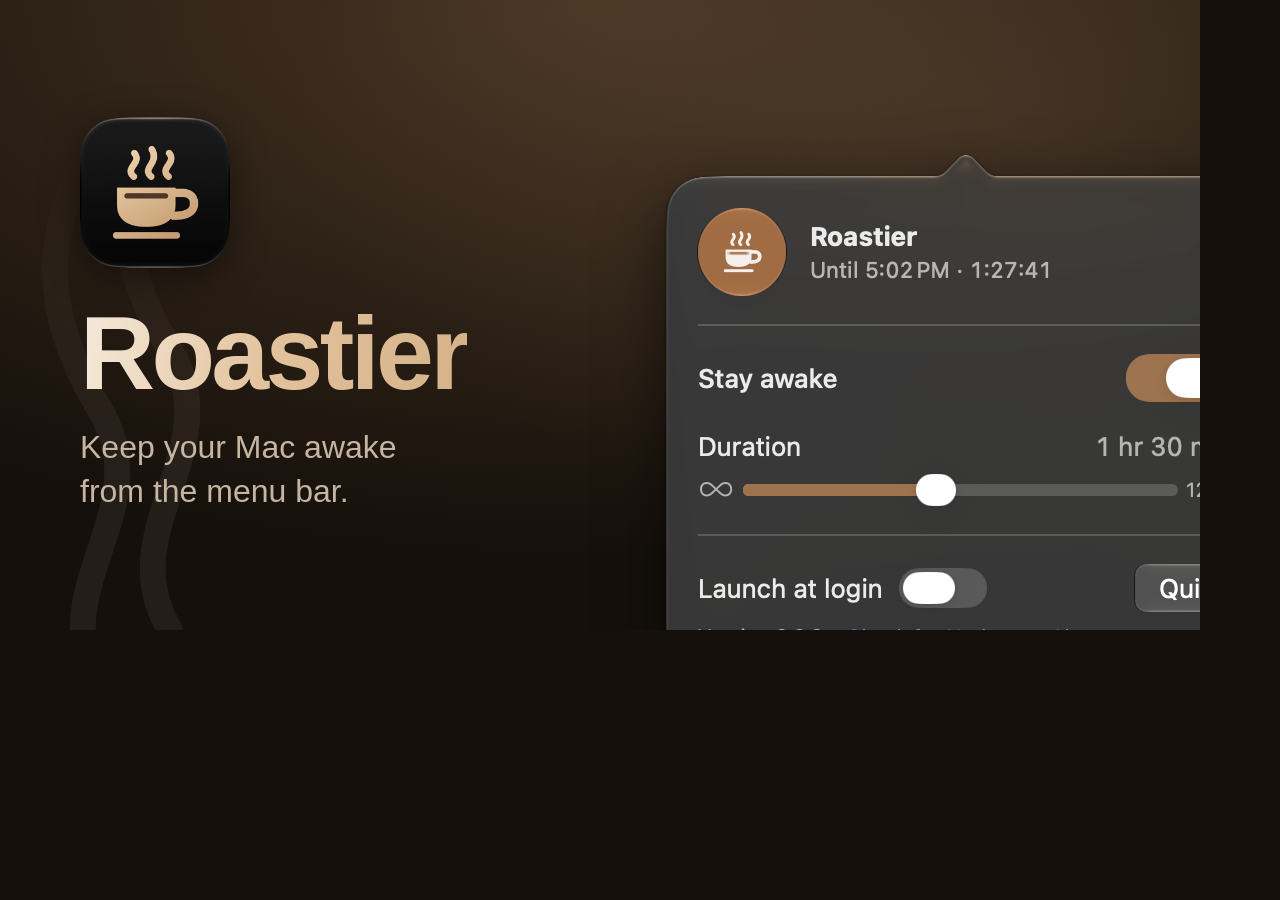
<file: og-image/og-image.html>
<!DOCTYPE html>
<html lang="en">

<head>
    <meta charset="utf-8">
    <title>Roastier link preview</title>
    <!-- Links the site's own sheets without media, so the preview can't drift
         from the dark theme. render.sh screenshots it at 1200x630. -->
    <link rel="stylesheet" href="../styles/index-common.css">
    <link rel="stylesheet" href="../styles/index-dark.css">
    <style>
        html,
        body {
            width: 1200px;
            height: 630px;
            margin: 0;
            overflow: hidden;
        }

        .section-hero {
            height: 630px;
            padding: 0;
            text-align: left;
        }

        /* The glow and steam run to the frame's edges instead of fading out. */
        .hero-sky {
            -webkit-mask-image: none;
            mask-image: none;
        }

        .steam path {
            animation: none;
        }

        .hero-copy {
            position: absolute;
            top: 50%;
            left: 80px;
            width: 520px;
            max-width: none;
            padding: 0;
            transform: translateY(-50%);
        }

        .app-icon {
            width: 150px;
            margin: 0;
        }

        .hero-copy h1 {
            margin-top: 28px;
            font-size: 104px;
        }

        .tagline {
            margin: 16px 0 0;
            font-size: 32px;
            line-height: 1.35;
            text-wrap: balance;
        }

        /* Cut off by the frame's right and bottom edges. */
        .hero-media {
            position: absolute;
            top: 150px;
            left: 640px;
            width: 652px;
            margin: 0;
            padding: 0;
        }

        .popover-shot {
            max-width: none;
            width: 652px;
        }
    </style>
</head>

<body>
    <section class="section-hero">
        <div class="hero-sky" aria-hidden="true">
            <svg class="steam" viewBox="0 0 1200 900" preserveAspectRatio="xMidYMax slice" focusable="false">
                <path d="M170 900 C110 800 230 720 170 620 S110 440 170 340 S230 180 170 80"/>
                <path d="M1030 900 C970 800 1090 720 1030 620 S970 440 1030 340 S1090 180 1030 80"/>
                <path d="M100 960 C40 860 160 780 100 680 S40 500 100 400"/>
            </svg>
        </div>

        <div class="container hero-copy">
            <picture class="app-icon">
                <img src="../images/app-icon-dark.png" alt="" width="256" height="256">
            </picture>
            <h1>Roastier</h1>
            <p class="tagline">Keep your Mac awake from the menu bar.</p>
        </div>

        <div class="hero-media">
            <img class="popover-shot" src="../images/popover-timed-dark.webp" alt="" width="652" height="558">
        </div>
    </section>
</body>

</html>
</file>
<file: styles/index-common.css>
/* Theme-independent layout for roastier.af.codes.
   Color tokens and the glow and steam painted with them live in
   index-light.css / index-dark.css. */

:root {
    --font: -apple-system, BlinkMacSystemFont, "SF Pro Text", "Segoe UI", Roboto, "Helvetica Neue", Arial, sans-serif;
    --spring: cubic-bezier(0.34, 1.56, 0.64, 1);

    /* Scroll-to-top button geometry. The footer derives its bottom padding from
       these, so the button and the footer text can never collide. */
    --fab-size: 2.5rem;
    --fab-inset: 1.5rem;
}

*,
*::before,
*::after {
    box-sizing: border-box;
}

html {
    -webkit-text-size-adjust: 100%;
    text-size-adjust: 100%;
}

/* break-word only splits a word too long for a line of its own, as on a phone
   with enlarged text, and leaves every layout's widths alone. */
body {
    margin: 0;
    font-family: var(--font);
    line-height: 1.5;
    background: var(--bg);
    color: var(--fg);
    overflow-wrap: break-word;
    -webkit-font-smoothing: antialiased;
}

h1,
h2,
h3,
p {
    margin: 0;
}

img {
    display: block;
    max-width: 100%;
    height: auto;
}

/* Every themed image is a <picture> so it can carry a dark variant. Left
   inline it would put the block-level image in an inline box, adding a
   line-height gap under it. */
picture {
    display: block;
}

a {
    color: inherit;
}

code {
    font-family: ui-monospace, SFMono-Regular, Menlo, Consolas, monospace;
    font-size: .9em;
}

/* A command's flag keeps its dash, so a wrapping heading breaks at the space
   before it rather than after the hyphen. */
.flag {
    white-space: nowrap;
}

a:focus-visible,
button:focus-visible {
    outline: 2px solid var(--accent-text);
    outline-offset: 2px;
}

.container {
    max-width: 68rem;
    margin: 0 auto;
    padding: 0 1.25rem;
}

/* Hero ------------------------------------------------------------------- */

.section-hero {
    /* .hero-sky, .top-brand and .top-actions are absolute; without this they
       would anchor to the initial containing block instead of the hero. The
       glow is wider than narrow viewports, so it's clipped here rather than
       scrolling the page sideways. */
    position: relative;
    overflow: hidden;
    overflow: clip;
    padding: 6rem 0 5rem;
    text-align: center;
}

/* The theme sheets paint the glow and color the steam. Both fade out before
   the hero's bottom edge, where the clip would otherwise cut them off in a
   line. */
.hero-sky {
    position: absolute;
    inset: 0;
    pointer-events: none;
    -webkit-mask-image: linear-gradient(to bottom, #000 60%, transparent 100%);
    mask-image: linear-gradient(to bottom, #000 60%, transparent 100%);
}

/* Steam rising up the hero's sides, drawn like the wisps over the icon's cup.
   It fades out going up, so it thins before it reaches the title. */
.steam {
    position: absolute;
    inset: 0;
    width: 100%;
    height: 100%;
    color: var(--steam);
    -webkit-mask-image: linear-gradient(to top, #000 25%, transparent 80%);
    mask-image: linear-gradient(to top, #000 25%, transparent 80%);
}

.steam path {
    fill: none;
    stroke: currentColor;
    stroke-width: 26;
    stroke-linecap: round;
    animation: steam-drift 9s ease-in-out infinite alternate;
}

.steam path:nth-child(2) {
    animation-delay: -3s;
}

.steam path:nth-child(3) {
    animation-delay: -6s;
}

@keyframes steam-drift {
    from {
        transform: translate(-10px, 12px);
    }

    to {
        transform: translate(10px, -12px);
    }
}

.hero-copy,
.hero-media,
.top-brand,
.top-actions {
    position: relative;
    z-index: 1;
}

/* Top brand and actions -------------------------------------------------- */

.top-brand,
.top-actions {
    position: absolute;
    top: 1rem;
    height: 2.5rem;
    display: flex;
    align-items: center;
}

.top-brand {
    left: 1.5rem;
}

.top-actions {
    right: 1.5rem;
    gap: .5rem;
}

.top-brand .brand-logo {
    display: inline-flex;
    /* The padding keeps the monogram's far corners inside the circle. */
    padding: .25rem;
    background: var(--logo-circle);
    box-shadow: 0 2px 6px var(--icon-shadow);
    border-radius: 50%;
}

.top-brand .brand-logo img {
    width: 2rem;
}

.top-btn {
    display: inline-flex;
    align-items: center;
    justify-content: center;
    width: 2.5rem;
    height: 2.5rem;
    padding: 0;
    border: none;
    border-radius: 50%;
    background: none;
    color: inherit;
    cursor: pointer;
    opacity: .75;
    transition: opacity .2s ease, color .2s ease;
}

@media (hover: hover) and (pointer: fine) {
    .top-btn:hover {
        opacity: 1;
        color: var(--accent-text);
    }
}

.top-btn:focus-visible {
    opacity: 1;
}

.theme-toggle .icon-sun,
.theme-toggle .icon-moon {
    display: none;
}

/* App icon and title ----------------------------------------------------- */

/* Rendered from AppIcon.icon with Icon Composer's ictool, so the plate and
   corner mask are already in the image; drop-shadow follows its alpha. */
.app-icon {
    width: 7rem;
    margin: 0 auto;
}

.app-icon img {
    width: 100%;
    filter: drop-shadow(0 .6rem 1.2rem var(--icon-shadow));
}

/* Its floor gives way to 20vw only on a phone with enlarged text, where the
   name would otherwise be wider than the page. */
.hero-copy h1 {
    display: inline-block;
    margin-top: 1.5rem;
    font-size: clamp(min(2.75rem, 20vw), 7vw, 4.25rem);
    font-weight: 700;
    letter-spacing: -.035em;
    line-height: 1.1;
    color: var(--fg);
}

/* The name is painted in the icon's coffee wherever text can be a gradient's
   clip; elsewhere it stays plain --fg. */
@supports ((-webkit-background-clip: text) or (background-clip: text)) {
    .hero-copy h1 {
        background: var(--title-gradient);
        -webkit-background-clip: text;
        background-clip: text;
        -webkit-text-fill-color: transparent;
    }
}

.tagline {
    max-width: 36rem;
    margin: 1rem auto 0;
    font-size: clamp(1.05rem, 1.6vw, 1.2rem);
    line-height: 1.55;
    color: var(--secondary);
    text-wrap: balance;
}

/* Buttons ---------------------------------------------------------------- */

.cta-row {
    display: flex;
    flex-wrap: wrap;
    justify-content: center;
    gap: .75rem;
    margin-top: 2rem;
}

/* A minimum height and wrapping labels, so a button too wide for a phone with
   enlarged text grows taller instead; a flex row wraps whole buttons first. */
.btn-primary,
.btn-ghost {
    display: inline-flex;
    align-items: center;
    justify-content: center;
    gap: .5rem;
    min-height: 3rem;
    max-width: 100%;
    padding: .4rem 1.3rem;
    border-radius: .55rem;
    font-size: .95rem;
    font-weight: 600;
    text-decoration: none;
    transition: transform .3s var(--spring);
}

.btn-primary svg,
.btn-ghost svg {
    flex-shrink: 0;
}

/* Filled with AccentColor, the icon's coffee. */
.btn-primary {
    background: var(--accent);
    color: var(--on-accent);
    box-shadow: 0 .5rem 1.25rem -.5rem var(--accent);
}

/* Glass, over the glow. */
.btn-ghost {
    border: 1px solid var(--glass-border);
    background: var(--glass);
    -webkit-backdrop-filter: blur(12px) saturate(160%);
    backdrop-filter: blur(12px) saturate(160%);
    color: var(--fg);
}

/* Two-line labels, shorter together than the button, so both buttons stay
   the same height. */
.btn-stack {
    display: inline-flex;
    flex-direction: column;
    align-items: flex-start;
    line-height: 1.15;
    text-align: left;
}

/* Full opacity: white faded on the light theme's coffee drops below 4.5:1. */
.btn-subtext {
    font-size: .7rem;
    font-weight: 500;
}

.btn-ghost .btn-subtext {
    color: var(--secondary);
}

/* scripts/platform-gate.js flags non-Mac visitors on <html>; the download is
   macOS-only, so the button becomes a faded, inert label there. */
.download-label-unavailable {
    display: none;
}

.not-macos .download-label {
    display: none;
}

.not-macos .download-label-unavailable {
    display: block;
}

.not-macos .btn-primary {
    opacity: .45;
    box-shadow: none;
    cursor: default;
    pointer-events: none;
}

@media (hover: hover) and (pointer: fine) {
    .btn-primary:hover,
    .btn-ghost:hover {
        transform: scale(1.03);
    }
}

/* Popover screenshots ---------------------------------------------------- */

/* Captures of the menu bar popover, cut out along its own alpha, so they
   carry its arrow and rounded corners and draw no frame; drop-shadow follows
   the alpha. 22rem keeps the 652px-wide captures under 2x. Every capture
   shares one size, which the aspect-ratio and each <img>'s width and height
   repeat (AGENTS.md has the recipe). */
.popover-shot {
    width: 100%;
    max-width: 22rem;
    margin: 0 auto;
    aspect-ratio: 652 / 558;
    filter: drop-shadow(0 1px 2px var(--popover-rim-shadow)) drop-shadow(0 1.25rem 2rem var(--media-shadow));
}

.hero-media {
    margin-top: 4rem;
}

/* Features --------------------------------------------------------------- */

.section-feature {
    padding: 5rem 0;
}

.feature-split {
    max-width: 60rem;
    display: grid;
    grid-template-columns: 1fr 1fr;
    align-items: center;
    gap: 4rem;
}

.feature-split-reverse .feature-text {
    order: 2;
}

/* Centered against shorter text, a popover's arrow rises above its chip and
   would peek over the fold alone. translate drops it without moving the text,
   since it takes no part in layout. 2rem is what #stay-awake's arrow needs to
   reach its chip at the narrowest two-column width. */
.feature-split .popover-shot {
    translate: 0 2rem;
}

.feature-text {
    max-width: 28rem;
    justify-self: center;
}

.section-centered {
    text-align: center;
}

/* Sets feature copy in two or three lines on desktop, at the width the
   sibling sites share. */
.section-centered .feature-copy {
    max-width: 42rem;
    margin-left: auto;
    margin-right: auto;
}

/* Its floor gives way to 10vw only on a phone with enlarged text, so a long
   word like "caffeinate" still fits a line whole. */
.section-feature h2 {
    margin-top: 1rem;
    font-size: clamp(min(1.9rem, 10vw), 3.5vw, 2.6rem);
    font-weight: 700;
    letter-spacing: -.03em;
    line-height: 1.1;
}

.feature-copy {
    margin-top: 1rem;
    font-size: 1.1rem;
    line-height: 1.6;
    color: var(--secondary);
    text-wrap: pretty;
}

/* Section labels are capsules filled with the icon's coffee, matching the
   download button. */
.chip {
    display: inline-flex;
    padding: .3rem .85rem;
    border-radius: 999px;
    background: var(--chip-bg);
    color: var(--chip-fg);
    font-size: .875rem;
    font-weight: 600;
    box-shadow:
        inset 0 0 0 1px rgba(255, 255, 255, .2),
        inset 0 1px 0 rgba(255, 255, 255, .3),
        0 1px 2px rgba(0, 0, 0, .1),
        0 .35rem .9rem -.35rem var(--chip-bg);
}

/* Details ---------------------------------------------------------------- */

/* Plain columns between hairlines rather than cards: a glass surface reads as
   clickable, and none of these are links. Keep the descriptions about the
   same length so the columns wrap to the same height. */
.details {
    display: grid;
    grid-template-columns: repeat(3, 1fr);
    row-gap: 2.5rem;
    max-width: 56rem;
    margin: 0 auto;
}

.detail {
    padding: .25rem 1.5rem;
    text-align: center;
}

/* Every column but a row's first. */
.detail:not(:nth-child(3n + 1)) {
    border-left: 1px solid var(--hairline);
}

/* Undoes .section-feature h2, which this shares a specificity with. */
.detail h2 {
    margin-top: 0;
    font-size: 1.05rem;
    letter-spacing: normal;
    line-height: 1.5;
    color: var(--accent-text);
}

.detail p {
    margin-top: .35rem;
    font-size: .95rem;
    color: var(--secondary);
    text-wrap: pretty;
}

/* Assertions table ------------------------------------------------------- */

.assertions {
    width: 100%;
    max-width: 44rem;
    margin: 2.5rem auto 0;
    border: 1px solid var(--hairline);
    border-radius: 1rem;
    /* Collapsed borders ignore border-radius, so the table is separate with
       zero spacing and each cell draws only its top rule. */
    border-collapse: separate;
    border-spacing: 0;
    overflow: hidden;
    background: var(--surface);
    text-align: left;
}

.assertions th,
.assertions td {
    padding: .8rem 1.1rem;
    vertical-align: top;
}

.assertions tbody td {
    border-top: 1px solid var(--hairline);
}

.assertions th {
    font-size: .85rem;
    font-weight: 600;
    text-transform: uppercase;
    letter-spacing: .04em;
    color: var(--secondary);
}

.assertions td:first-child code {
    color: var(--accent-text);
    font-weight: 600;
}

/* Long assertion names break rather than widen the table on phones. */
.assertions td:nth-child(2) code {
    overflow-wrap: anywhere;
}

.assertions td:last-child {
    color: var(--secondary);
}

/* Footer ----------------------------------------------------------------- */

.site-footer {
    /* The scroll-to-top button is fixed over the bottom-right corner, and at
       narrow widths this text is wide enough to run under it once the page is
       scrolled to the end. Reserve the button's band plus a gap. */
    padding: 4rem 1.25rem calc(var(--fab-inset) + var(--fab-size) + 1rem);
    text-align: center;
    font-size: .875rem;
    color: var(--secondary);
}

.site-footer a {
    text-decoration: none;
}

@media (hover: hover) and (pointer: fine) {
    .site-footer a:hover {
        color: var(--accent-text);
        text-decoration: underline;
    }
}

/* Scroll-to-top ---------------------------------------------------------- */

/* Do NOT rename this to a generic "back to top" name (jump-to-top, back-to-top,
   scroll-to-top): ad-block cosmetic filters hide those id/class names, which
   makes the button vanish in browsers with a content blocker. Glass, like the
   ghost button. */
.overview-return {
    position: fixed;
    right: var(--fab-inset);
    bottom: var(--fab-inset);
    z-index: 300;
    display: flex;
    align-items: center;
    justify-content: center;
    width: var(--fab-size);
    height: var(--fab-size);
    padding: 0;
    border: 1px solid var(--glass-border);
    border-radius: 50%;
    background: var(--glass);
    -webkit-backdrop-filter: blur(12px) saturate(160%);
    backdrop-filter: blur(12px) saturate(160%);
    color: var(--fg);
    box-shadow: 0 4px 16px var(--glass-shadow);
    cursor: pointer;
    opacity: 0;
    visibility: hidden;
    transform: translateY(.5rem);
    transition: opacity .25s ease, transform .3s var(--spring), visibility .25s ease;
}

.overview-return.visible {
    opacity: 1;
    visibility: visible;
    transform: translateY(0);
}

@media (hover: hover) and (pointer: fine) {
    .overview-return.visible:hover {
        transform: translateY(0) scale(1.05);
    }
}

/* Responsive ------------------------------------------------------------- */

@media (max-width: 820px) {
    .section-feature {
        padding: 4rem 0;
    }

    .feature-split {
        grid-template-columns: 1fr;
        gap: 2.5rem;
        text-align: center;
    }

    .feature-split-reverse .feature-text {
        order: 0;
    }

    .feature-split .popover-shot {
        translate: none;
    }

    .feature-text {
        max-width: 34rem;
    }
}

/* In em, so the columns also stack when enlarged text would squeeze them. */
@media (max-width: 45em) {
    .details {
        grid-template-columns: 1fr;
        row-gap: 0;
        max-width: 28rem;
    }

    .detail {
        padding: 1.25rem 0;
    }

    .detail:not(:nth-child(3n + 1)) {
        border-left: none;
    }

    .detail + .detail {
        border-top: 1px solid var(--hairline);
    }

    /* One card per row, each cell labeled from its data-label. */
    .assertions thead {
        display: none;
    }

    .assertions,
    .assertions tbody,
    .assertions tr,
    .assertions td {
        display: block;
    }

    .assertions tbody tr + tr {
        border-top: 1px solid var(--hairline);
    }

    .assertions tbody td {
        border-top: none;
        padding: .2rem 1.1rem;
    }

    .assertions tbody td:first-child {
        padding-top: .9rem;
    }

    .assertions tbody td:last-child {
        padding-bottom: .9rem;
    }

    .assertions td:not(:first-child)::before {
        content: attr(data-label) ": ";
        font-weight: 600;
        color: var(--secondary);
    }
}

@media (max-width: 600px) {
    .section-hero {
        padding: 5rem 0 3.5rem;
    }

    .app-icon {
        width: 5.5rem;
    }

    .hero-media {
        margin-top: 3rem;
    }
}

@media (prefers-reduced-motion: reduce) {
    *,
    *::before,
    *::after {
        transition-duration: .01ms !important;
        animation-duration: .01ms !important;
    }

    .steam path {
        animation: none;
    }

    .btn-primary:hover,
    .btn-ghost:hover,
    .overview-return.visible:hover {
        transform: none;
    }
}
</file>
<file: styles/index-dark.css>
/* Dark theme: late-night espresso under a warm coffee glow.
   Don't forget to update the theme colors in scripts/dark-mode.js if --bg changes,
   and re-render images/og-image.png, which bakes it in as its canvas. */

:root {
    color-scheme: dark;

    --bg: #15100b;
    /* A paler tint of the icon's cream cup, #f1e3d0. */
    --fg: #f6ede1;
    /* 9.5:1 on --bg, and 4.8:1 on the ghost button's glass at the glow's strongest
       point. */
    --secondary: #c6b5a2;
    /* The cup in the dark icon, lifted from AccentColor for a dark canvas. */
    --accent: #d6b38b;
    /* 9.6:1 on --accent. */
    --on-accent: #15100b;
    /* Light enough for text as-is, 9.6:1 on --bg and 6:1 on the glow. */
    --accent-text: #d6b38b;
    --hairline: rgba(246, 237, 225, .12);
    --surface: rgba(255, 255, 255, .04);
    --chip-bg: var(--accent);
    --chip-fg: var(--on-accent);
    /* Behind the logo, at least 3:1 with its main blues, #0057d5 and #0186fb.
       Matches af.codes. */
    --logo-circle: #05070d;
    --glass: rgba(255, 255, 255, .07);
    --glass-border: rgba(255, 255, 255, .14);
    --glass-shadow: rgba(0, 0, 0, .35);
    --icon-shadow: rgba(0, 0, 0, .45);
    --media-shadow: rgba(0, 0, 0, .55);
    --popover-rim-shadow: rgba(0, 0, 0, .5);
    --steam: rgba(241, 227, 208, .07);
    /* The icon's cream cup through the dark icon's latte; every stop holds at
       least 5.9:1 at the glow's strongest point. */
    --title-gradient: linear-gradient(100deg, #f3e6d4 5%, #e2c29c 50%, #d6b38b 95%);
}

html {
    background: var(--bg);
}

.theme-toggle .icon-sun {
    display: block;
}

/* AccentColor glowing down from the top, and the dark icon's latte to the
   right. */
.hero-sky {
    background:
        radial-gradient(ellipse 1100px 560px at 50% 0%, rgba(149, 107, 71, .4) 0%, rgba(149, 107, 71, 0) 100%),
        radial-gradient(ellipse 700px 420px at 82% 18%, rgba(214, 179, 139, .12) 0%, rgba(214, 179, 139, 0) 100%);
}
</file>
